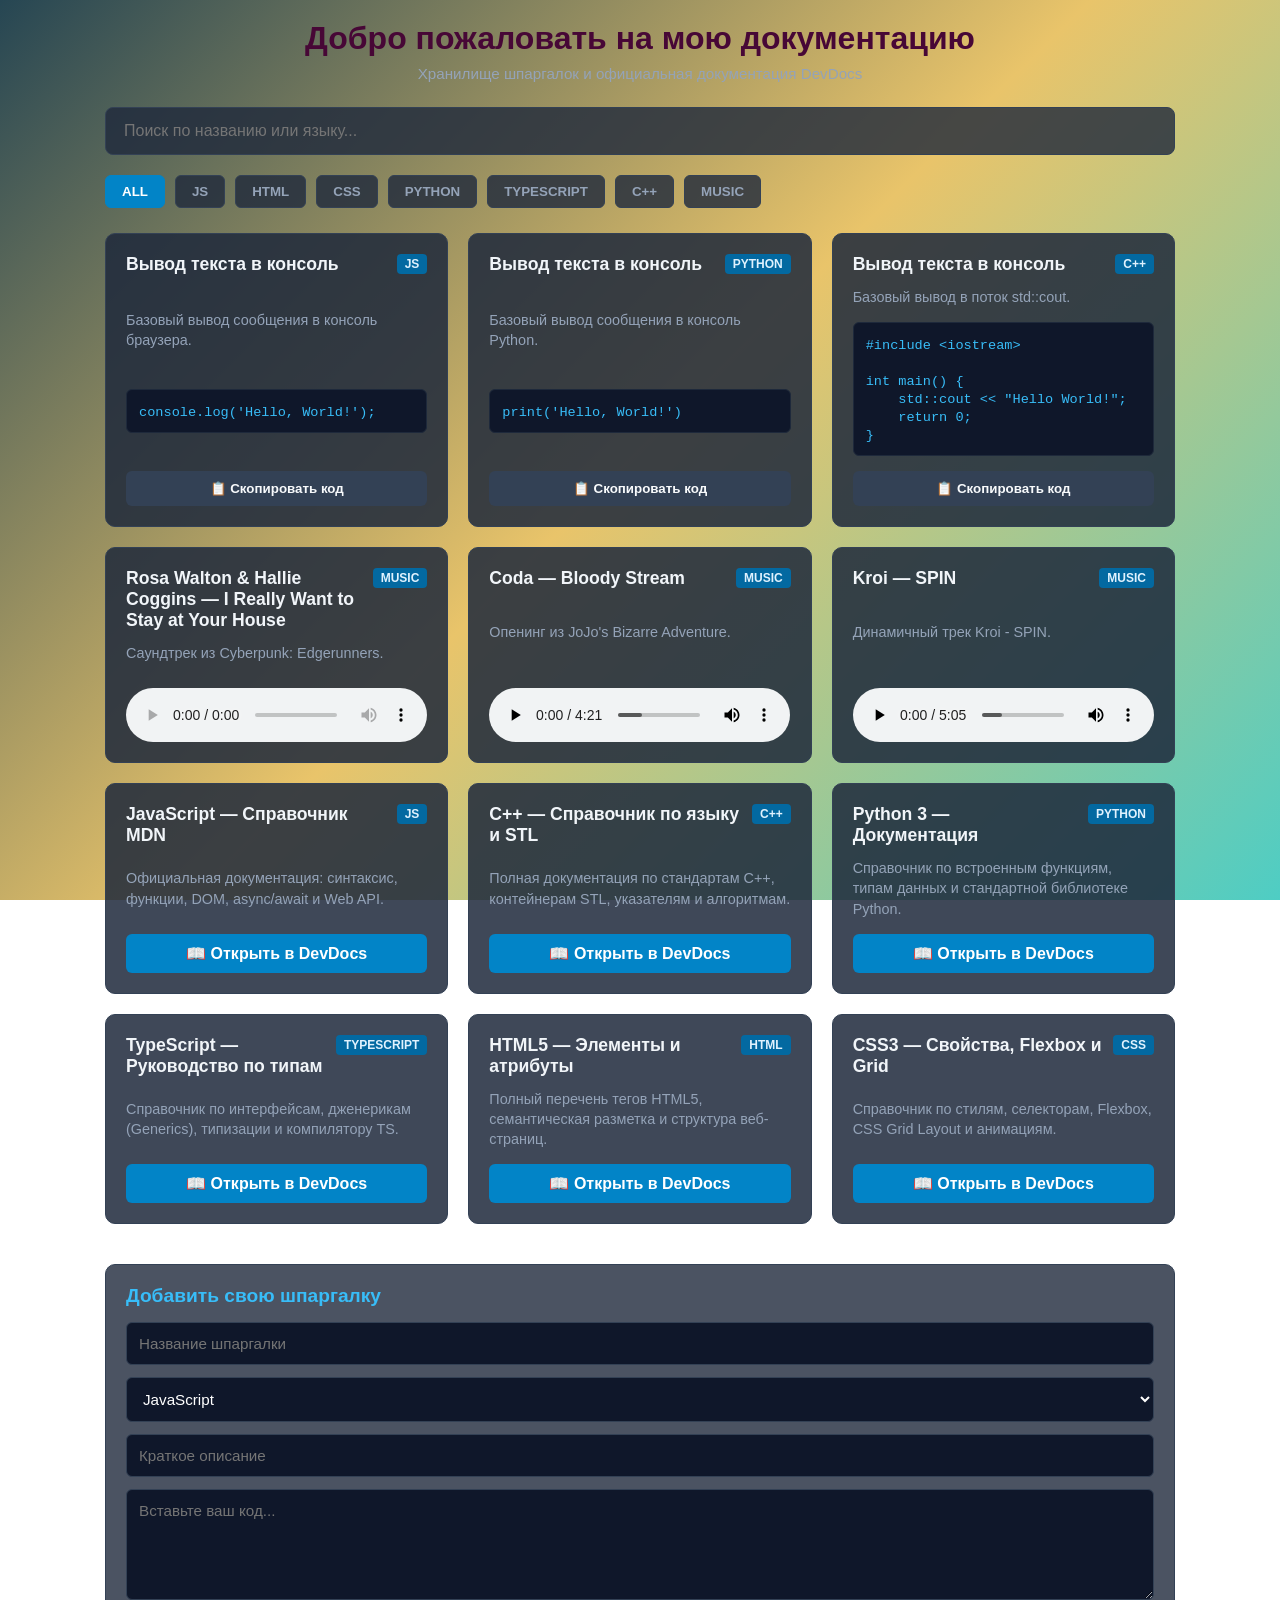
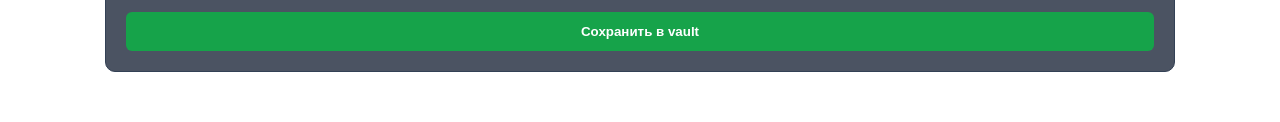
<file: index.html>
<!DOCTYPE html>
<html lang="ru">
<head>
    <meta charset="UTF-8">
    <meta name="viewport" content="width=device-width, initial-scale=1.0">
    <title>CodeSnippet Vault & DevDocs</title>
    <link rel="stylesheet" href="документация.css">
</head>
<body>
    <div class="container">
        <header>
            <h1>Добро пожаловать на мою документацию</h1>
            <p>Хранилище шпаргалок и официальная документация DevDocs</p>
        </header>
        
        <!-- Поиск -->
        <div class="search-box">
            <input type="text" id="searchInput" placeholder="Поиск по названию или языку...">
        </div>

        <!-- Вкладки категорий -->
        <div class="tabs" id="tabButtons">
            <button class="tab-btn active" data-lang="ALL">ALL</button>
            <button class="tab-btn" data-lang="JS">JS</button>
            <button class="tab-btn" data-lang="HTML">HTML</button>
            <button class="tab-btn" data-lang="CSS">CSS</button>
            <button class="tab-btn" data-lang="PYTHON">PYTHON</button>
            <button class="tab-btn" data-lang="TYPESCRIPT">TYPESCRIPT</button>
            <button class="tab-btn" data-lang="C++">C++</button>
            <button class="tab-btn" data-lang="MUSIC">MUSIC</button>
        </div>

        <!-- Контейнер для вывода карточек -->
        <main id="snippetsContainer" class="snippets-grid"></main>

        <section class="form-section" style="margin-bottom: 30px;">
            <h2>Добавить свою шпаргалку</h2>
            <form id="addForm">
                <input type="text" id="newTitle" placeholder="Название шпаргалки" required>
                <select id="newLang" required>
                    <option value="JS">JavaScript</option>
                    <option value="HTML">HTML</option>
                    <option value="CSS">CSS</option>
                    <option value="PYTHON">Python</option>
                    <option value="TYPESCRIPT">TypeScript</option>
                    <option value="C++">C++</option>
                    <option value="MUSIC">Music</option>
                </select>
                <input type="text" id="newDesc" placeholder="Краткое описание" required>
                <textarea id="newCode" placeholder="Вставьте ваш код..." rows="5"></textarea>
                <button type="submit" class="submit-btn">Сохранить в vault</button>
            </form>
        </section>
    </div>

    <script src="документация.js"></script>
</body>
</html>
</file>
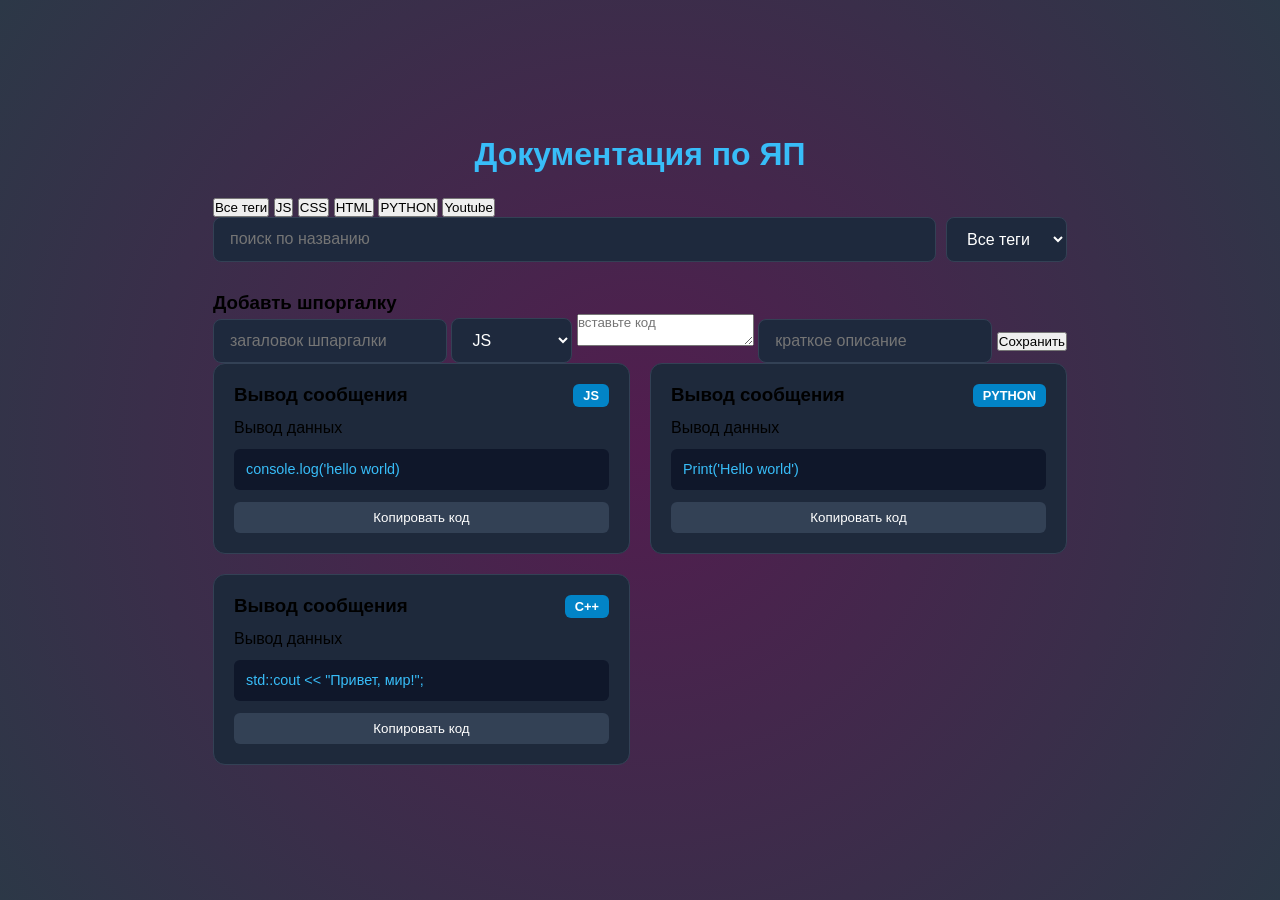
<file: Моя личная документация — копия/index.html>
<!DOCTYPE html>
<html lang="ru">

<head>
    <meta charset="UTF-8">
    <meta charset="viewport" content="width=devise-width, initial-scale=1.0">
    <title>CodeSnippet Vault</title>
    <link rel="stylesheet" href="документация.css">
</head>

<body>
    <div class="container">
        <h1>Документация по ЯП</h1>
        <div class="lang-tabs">
            <button class="tab-btn active" data-lang="ALL">Все теги</button>
            <button class="tab-btn" data-lang="JS">JS</button>
            <button class="tab-btn" data-lang="CSS">CSS</button>
            <button class="tab-btn" data-lang="HTML">HTML</button>
            <button class="tab-btn" data-lang="PYTHON">PYTHON</button>
            <button class="tab-btn" data-lang="Youtube">Youtube</button>
        </div>
        <div class="search-box">
            <input type="text" id="searchInput" placeholder="поиск по названию">
            <select id="tagFilter">
            <option value="ALL">Все теги</option>
            <option value="JS"> JS</option>
            <option value="CSS">CSS</option>
            <option value="HTML">HTML</option>
            <option value="PYTHON">PYTHON</option>
            <option value="Youtube">Youtube</option>
        </select>
        </div>

        <form id="addSnippetForm" class="snippet-form">
            <h3>Добавть шпоргалку</h3>
            <input type="text" id="newTitle" placeholder="загаловок шпаргалки" required>
            <select id="newLang" required>
                    <option value="JS"> JS</option>
                    <option value="CSS">CSS</option>
                    <option value="HTML">HTML</option>
                    <option value="PYTHON">PYTHON</option>
                </select>
            <textarea id="newCode" placeholder="вставьте код" required></textarea>
            <input type="text" id="newDesc" placeholder="краткое описание" required>
            <button type="submit" class="submit-btn">Сохранить</button>
        </form>
        <div id="snippetsContainer" class="snippets-grid">
        </div>
    </div>
    <script src="документация.js"></script>
</body>

</html>
</file>
<file: документация.css>
/* Полный сброс ограничений прокрутки */
*, *::before, *::after {
    box-sizing: border-box;
    margin: 0;
    padding: 0;
    font-family: 'Segoe UI', Tahoma, Geneva, Verdana, sans-serif;
}

html {
    display: block !important;
    height: auto !important;
    min-height: 100% !important;
    overflow-y: scroll !important;
    overflow-x: hidden !important;
}

body {
    display: block !important;
    /* Твой оригинальный фон */
    background: linear-gradient(135deg, #264653 0%, #E9C46A 50%, #4ECDC4 100%) fixed !important;
    color: #f8fafc !important;
    width: 100% !important;
    height: auto !important;
    min-height: 100vh !important;
    position: relative !important;
    overflow-y: visible !important;
    overflow-x: hidden !important;
}

.container {
    display: block !important;
    max-width: 1100px;
    margin: 0 auto !important;
    padding: 20px 15px !important;
    height: auto !important;
}

header {
    text-align: center;
    margin-bottom: 25px;
}

header h1 {
    font-size: 2rem;
    color: #470736;
    margin-bottom: 8px;
}

header p {
    color: #94a3b8;
    font-size: 0.95rem;
}

/* Поиск */
.search-box {
    margin-bottom: 20px;
}

.search-box input {
    width: 100%;
    padding: 14px 18px;
    border-radius: 8px;
    border: 1px solid #334155;
    background-color: rgba(30, 41, 59, 0.8);
    color: #fff;
    font-size: 1rem;
    outline: none;
    transition: border-color 0.2s;
}

.search-box input:focus {
    border-color: #38bdf8;
}

/* Вкладки категорий */
.tabs {
    display: flex;
    gap: 10px;
    flex-wrap: wrap;
    margin-bottom: 25px;
}

.tab-btn {
    background-color: rgba(30, 41, 59, 0.8);
    color: #94a3b8;
    border: 1px solid #334155;
    padding: 8px 16px;
    border-radius: 6px;
    cursor: pointer;
    font-weight: 600;
    transition: all 0.2s;
}

.tab-btn:hover {
    color: #fff;
    background-color: #334155;
}

.tab-btn.active {
    background-color: #0284c7;
    color: #fff;
    border-color: #0284c7;
}

/* Форма добавления шпаргалки */
.form-section {
    background-color: rgba(30, 41, 59, 0.8);
    padding: 20px;
    border-radius: 10px;
    border: 1px solid #334155;
    margin-bottom: 30px;
}

.form-section h2 {
    margin-bottom: 15px;
    font-size: 1.2rem;
    color: #38bdf8;
}

#addForm {
    display: flex;
    flex-direction: column;
    gap: 12px;
}

#addForm input, #addForm select, #addForm textarea {
    padding: 12px;
    border-radius: 6px;
    border: 1px solid #334155;
    background-color: #0f172a;
    color: #fff;
    font-size: 0.95rem;
    outline: none;
    width: 100%;
}

#addForm input:focus, #addForm select:focus, #addForm textarea:focus {
    border-color: #38bdf8;
}

.submit-btn {
    background-color: #16a34a;
    color: white;
    border: none;
    padding: 12px;
    border-radius: 6px;
    font-weight: bold;
    cursor: pointer;
    transition: background-color 0.2s;
}

.submit-btn:hover {
    background-color: #15803d;
}

/* Сетка карточек */
.snippets-grid {
    display: grid;
    grid-template-columns: repeat(auto-fill, minmax(300px, 1fr));
    gap: 20px;
    margin-bottom: 40px;
}

.card {
    background-color: rgba(30, 41, 59, 0.85);
    border: 1px solid #334155;
    border-radius: 10px;
    padding: 20px;
    display: flex;
    flex-direction: column;
    justify-content: space-between;
}

.card-header {
    display: flex;
    justify-content: space-between;
    align-items: flex-start;
    margin-bottom: 12px;
    gap: 10px;
}

.card-header h3 {
    font-size: 1.1rem;
    color: #f1f5f9;
}

.tag {
    background-color: #0369a1;
    color: #e0f2fe;
    font-size: 0.75rem;
    padding: 3px 8px;
    border-radius: 4px;
    font-weight: bold;
}

.card p {
    color: #94a3b8;
    font-size: 0.9rem;
    margin-bottom: 15px;
    line-height: 1.4;
}

pre {
    background-color: #0f172a;
    padding: 12px;
    border-radius: 6px;
    overflow-x: auto;
    margin-bottom: 15px;
    border: 1px solid #1e293b;
}

code {
    font-family: 'Consolas', 'Courier New', monospace;
    color: #38bdf8;
    font-size: 0.85rem;
}

/* Кнопки карточек */
.card-btn {
    width: 100%;
    padding: 10px;
    border-radius: 6px;
    border: none;
    cursor: pointer;
    font-weight: 600;
    transition: background-color 0.2s;
    text-align: center;
    box-sizing: border-box;
}

.copy-btn {
    background-color: #334155;
    color: #f8fafc;
}

.copy-btn:hover {
    background-color: #475569;
}

.link-btn {
    background-color: #0284c7;
    color: #fff;
    text-decoration: none;
    display: block;
}

.link-btn:hover {
    background-color: #0369a1;
}
</file>
<file: Моя личная документация — копия/документация.css>
* {
    margin: 0;
    padding: 0;
    box-sizing: border-box;
    font-family: 'Segoe UI', Tahoma, Geneva, Verdana, sans-serif;
}

body {
    background: radial-gradient( circle, #521d4f, #2c3847);
    margin: 0;
    padding: 30px 20px;
    min-height: 100vh;
    background-attachment: fixed;
    display: flex;
    justify-content: center;
    align-items: center;
    height: 100vh;
}

.container {
    max-width: 900px;
    margin: 0 auto;
}

h1 {
    text-align: center;
    margin-bottom: 25px;
    color: #38bdf8;
}

.search-box {
    display: flex;
    gap: 10px;
    margin-bottom: 30px;
}

input,
select {
    padding: 12px 16px;
    background: #1e293d;
    border: 1px solid #334155;
    color: #fff;
    border-radius: 8px;
    font-size: 1rem;
}

input {
    flex: 1;
}

.snippets-grid {
    display: grid;
    grid-template-columns: repeat(auto-fill, minmax(280px, 1fr));
    gap: 20px;
}

.card {
    background: #1e293b;
    border: 1px solid #334155;
    border-radius: 12px;
    padding: 20px;
    display: flex;
    flex-direction: column;
    gap: 12px;
    position: relative;
}

.card-header {
    display: flex;
    justify-content: space-between;
    align-items: center;
}

.tag {
    background: #0284c7;
    color: #fff;
    padding: 4px 10px;
    border-radius: 6px;
    font-size: 0.8rem;
    font-weight: bold;
}

pre {
    background: #0f172a;
    padding: 12px;
    border-radius: 6px;
    overflow-x: auto;
    font-family: 'Courier New', Courier, monospace;
    color: #38bdf8;
    font-size: 0.9rem;
}

.copy-btn {
    background: #334155;
    color: #fff;
    border: none;
    padding: 8px;
    border-radius: 6px;
    cursor: pointer;
    transition: background 0.2s;
}

.copy-btn:hover {
    background: #38bdf8;
    color: #0f172a;
}
</file>
